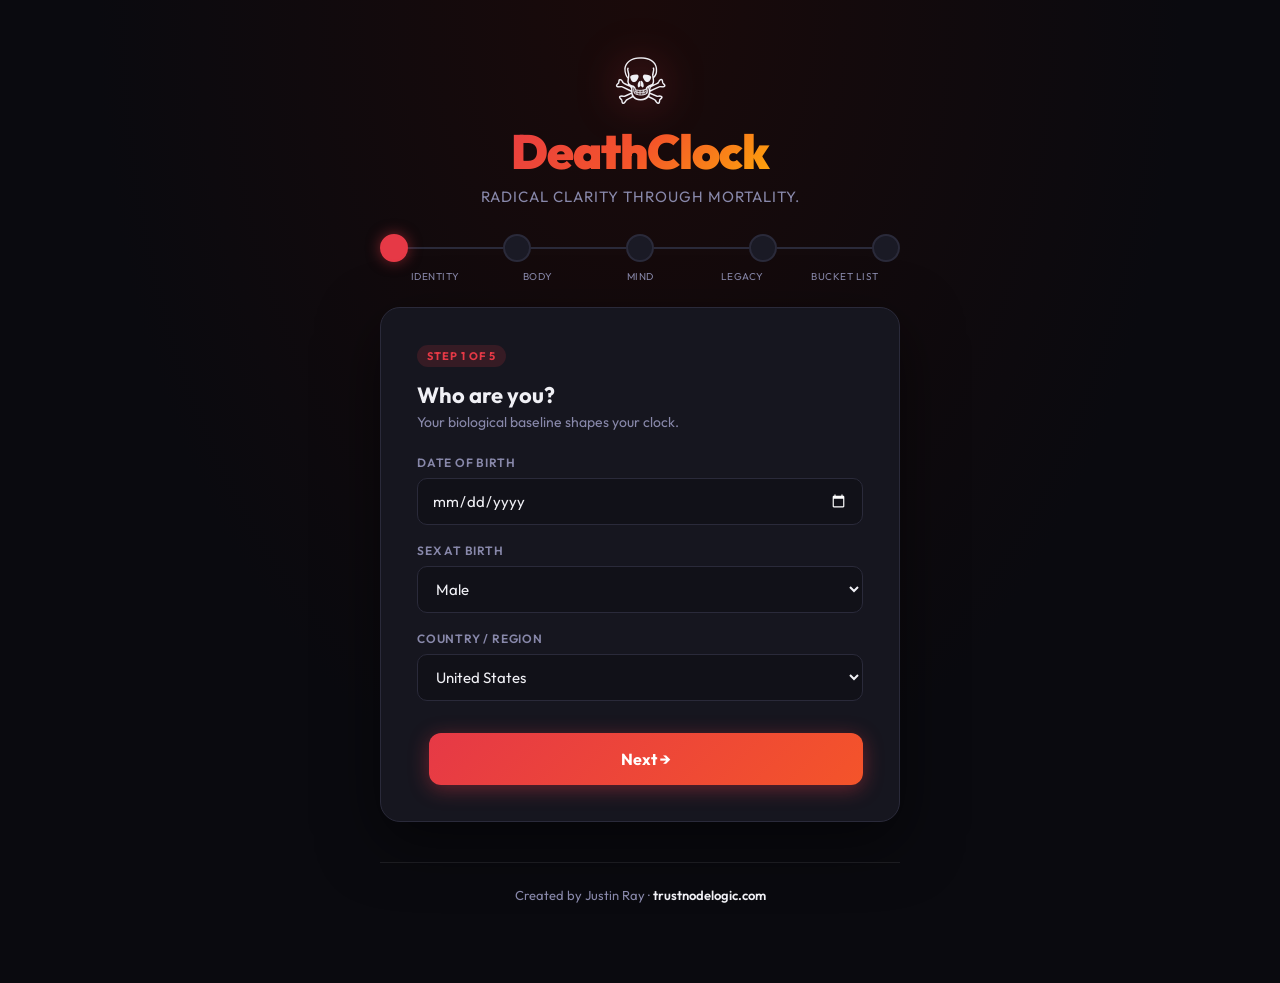
<file: index.html>
<!DOCTYPE html>
<html lang="en">
<head>
  <meta charset="UTF-8" />
  <meta name="viewport" content="width=device-width, initial-scale=1.0" />
  <title>DeathClock — Make Every Moment Count</title>
  <meta name="description" content="A radical mortality tool that calculates your estimated lifespan, tracks your bucket list, and forces existential clarity through honest self-reflection." />
  <meta name="keywords" content="DeathClock, Death Clock, Mortality Calculator, Lifespan Estimator, Memento Mori, Life Expectancy Calculator, Life in Weeks, 4000 Weeks Calendar, Habit Impact Simulator, Bucket List Tracker, Existential Productivity, Stoic Philosophy, Justin Ray, Trust Node Logic, Free Web App" />
  <meta name="author" content="Justin Ray" />
  <meta name="robots" content="index, follow, max-image-preview:large, max-snippet:-1, max-video-preview:-1" />
  <meta name="googlebot" content="index, follow, max-snippet:-1, max-image-preview:large, max-video-preview:-1" />
  <meta name="theme-color" content="#07070a" />
  <meta name="color-scheme" content="dark" />
  <meta name="application-name" content="DeathClock" />
  <meta name="apple-mobile-web-app-title" content="DeathClock" />
  <meta name="apple-mobile-web-app-capable" content="yes" />
  <meta name="apple-mobile-web-app-status-bar-style" content="black-translucent" />
  <link rel="canonical" href="https://trustnodelogic.com/deathclock/" />

  <!-- Icons / Favicons for SERP and Browsers -->
  <link rel="icon" type="image/svg+xml" href="favicon.svg" />
  <link rel="icon" type="image/png" sizes="48x48" href="favicon.png" />
  <link rel="apple-touch-icon" sizes="180x180" href="apple-touch-icon.png" />

  <!-- Open Graph / Facebook -->
  <meta property="og:type" content="website" />
  <meta property="og:title" content="DeathClock — Make Every Moment Count" />
  <meta property="og:description" content="A radical mortality tool that calculates your estimated lifespan, tracks your bucket list, and forces existential clarity through honest self-reflection." />
  <meta property="og:url" content="https://trustnodelogic.com/deathclock/" />
  <meta property="og:site_name" content="Trust Node Logic" />
  <meta property="og:locale" content="en_US" />
  <meta property="og:image" content="https://trustnodelogic.com/deathclock/social-card.png" />
  <meta property="og:image:secure_url" content="https://trustnodelogic.com/deathclock/social-card.png" />
  <meta property="og:image:type" content="image/png" />
  <meta property="og:image:width" content="1200" />
  <meta property="og:image:height" content="630" />
  <meta property="og:image:alt" content="DeathClock social card preview — A clock dial with a stylized vector skull in the center on a dark background, illustrating life countdown and mortality metrics." />

  <!-- Twitter Card -->
  <meta name="twitter:card" content="summary_large_image" />
  <meta name="twitter:title" content="DeathClock — Make Every Moment Count" />
  <meta name="twitter:description" content="A radical mortality tool that calculates your estimated lifespan, tracks your bucket list, and forces existential clarity through honest self-reflection." />
  <meta name="twitter:image" content="https://trustnodelogic.com/deathclock/social-card.png" />
  <meta name="twitter:image:alt" content="DeathClock social card preview — A clock dial with a stylized vector skull in the center on a dark background, illustrating life countdown and mortality metrics." />

  <!-- Structured Data / JSON-LD (Rich Results for WebApplication, Creator, Publisher, & Breadcrumbs) -->
  <script type="application/ld+json">
  {
    "@context": "https://schema.org",
    "@graph": [
      {
        "@type": ["WebApplication", "SoftwareApplication"],
        "@id": "https://trustnodelogic.com/deathclock/#webapp",
        "name": "DeathClock",
        "alternateName": [
          "Death Clock",
          "Memento Mori Life Calculator",
          "Actuarial Mortality Estimator"
        ],
        "url": "https://trustnodelogic.com/deathclock/",
        "image": "https://trustnodelogic.com/deathclock/social-card.png",
        "screenshot": "https://trustnodelogic.com/deathclock/social-card.png",
        "description": "A radical mortality tool and existential productivity app that calculates your estimated lifespan, visualizes your life in weeks, tracks bucket lists, and aligns daily habits with mortality.",
        "applicationCategory": "HealthApplication, ProductivityApplication, LifestyleApplication",
        "operatingSystem": "All",
        "browserRequirements": "Requires JavaScript. Requires HTML5.",
        "softwareVersion": "1.2.0",
        "isAccessibleForFree": true,
        "offers": {
          "@type": "Offer",
          "price": "0",
          "priceCurrency": "USD",
          "availability": "https://schema.org/InStock",
          "category": "Free Web Application"
        },
        "author": {
          "@type": "Person",
          "@id": "https://trustnodelogic.com/#justin-ray",
          "name": "Justin Ray",
          "url": "https://trustnodelogic.com",
          "jobTitle": "Creator & Software Engineer"
        },
        "creator": {
          "@type": "Person",
          "@id": "https://trustnodelogic.com/#justin-ray"
        },
        "publisher": {
          "@type": "Organization",
          "@id": "https://trustnodelogic.com/#organization",
          "name": "Trust Node Logic",
          "url": "https://trustnodelogic.com",
          "logo": {
            "@type": "ImageObject",
            "url": "https://trustnodelogic.com/deathclock/apple-touch-icon.png"
          }
        },
        "featureList": [
          "Multi-factor actuarial lifespan calculation engine based on demographic and lifestyle baselines",
          "Real-time countdown timer tracking remaining years, days, hours, minutes, and seconds",
          "Visual Life in Weeks calendar grid representing a human lifetime in 4,000 weeks",
          "Goal-aligned task scoring engine grading daily tasks as High, Mid, or Low existential alignment",
          "Categorized bucket list tracker across 8 lifetime domains with circular progress visualizer",
          "Interactive habit impact simulator dynamically shifting estimated death date in real time",
          "100% client-side privacy architecture with zero tracking, cookies, or remote data storage"
        ],
        "keywords": "DeathClock, Death Clock, Mortality Calculator, Lifespan Estimator, Memento Mori, Life in Weeks, 4000 Weeks, Actuarial Life Expectancy, Bucket List Tracker, Habit Impact Simulator, Existential Productivity, Justin Ray, Trust Node Logic, Free Web App"
      },
      {
        "@type": "WebSite",
        "@id": "https://trustnodelogic.com/#website",
        "url": "https://trustnodelogic.com",
        "name": "Trust Node Logic",
        "publisher": {
          "@id": "https://trustnodelogic.com/#organization"
        }
      },
      {
        "@type": "BreadcrumbList",
        "itemListElement": [
          {
            "@type": "ListItem",
            "position": 1,
            "name": "Trust Node Logic",
            "item": "https://trustnodelogic.com"
          },
          {
            "@type": "ListItem",
            "position": 2,
            "name": "DeathClock",
            "item": "https://trustnodelogic.com/deathclock/"
          }
        ]
      }
    ]
  }
  </script>

  <link rel="preconnect" href="https://fonts.googleapis.com" />
  <link href="https://fonts.googleapis.com/css2?family=Outfit:wght@300;400;600;700;900&family=JetBrains+Mono:wght@400;700&display=swap" rel="stylesheet" />
  <link rel="stylesheet" href="style.css?v=6" />
</head>
<body>

<!-- ONBOARDING -->
<div id="onboarding" class="screen active">
  <div class="onboard-wrap">
    <div class="logo-area">
      <span class="skull">☠</span>
      <h1>DeathClock</h1>
      <p class="tagline">Radical clarity through mortality.</p>
    </div>

    <!-- STEP INDICATOR -->
    <div class="step-indicator">
      <div class="step-track">
        <div class="step-dot active" id="dot-1"></div>
        <div class="step-line" id="line-1-2"></div>
        <div class="step-dot" id="dot-2"></div>
        <div class="step-line" id="line-2-3"></div>
        <div class="step-dot" id="dot-3"></div>
        <div class="step-line" id="line-3-4"></div>
        <div class="step-dot" id="dot-4"></div>
        <div class="step-line" id="line-4-5"></div>
        <div class="step-dot" id="dot-5"></div>
      </div>
      <div class="step-labels">
        <span>Identity</span>
        <span>Body</span>
        <span>Mind</span>
        <span>Legacy</span>
        <span>Bucket List</span>
      </div>
    </div>

    <!-- STEP 1: WHO ARE YOU -->
    <div class="card wizard-card active" id="step-1">
      <div class="step-badge">Step 1 of 5</div>
      <h2>Who are you?</h2>
      <p class="sub">Your biological baseline shapes your clock.</p>
      <div class="form-group">
        <label>Date of Birth</label>
        <input type="date" id="dob" />
      </div>
      <div class="form-group">
        <label>Sex at Birth</label>
        <select id="sex">
          <option value="male">Male</option>
          <option value="female">Female</option>
        </select>
      </div>
      <div class="form-group">
        <label>Country / Region</label>
        <select id="country">
          <option value="us">United States</option>
          <option value="uk">United Kingdom</option>
          <option value="canada">Canada</option>
          <option value="australia">Australia</option>
          <option value="japan">Japan</option>
          <option value="germany">Germany</option>
          <option value="france">France</option>
          <option value="brazil">Brazil</option>
          <option value="india">India</option>
          <option value="china">China</option>
          <option value="mexico">Mexico</option>
          <option value="other">Other / World Average</option>
        </select>
      </div>
      <div class="wizard-nav">
        <div></div>
        <button class="btn-primary btn-next" onclick="wizardNext(1)">Next →</button>
      </div>
    </div>

    <!-- STEP 2: YOUR BODY -->
    <div class="card wizard-card" id="step-2">
      <div class="step-badge">Step 2 of 5</div>
      <h2>Your body.</h2>
      <p class="sub">Be honest. No one is watching.</p>
      <div class="form-group">
        <label>Do you smoke?</label>
        <select id="smoke">
          <option value="0">Never / Quit 5+ years ago</option>
          <option value="1">Occasionally (social / vaping)</option>
          <option value="2">Daily (under 10 cigarettes)</option>
          <option value="3">Daily (10+ cigarettes)</option>
        </select>
      </div>
      <div class="form-group">
        <label>Alcohol consumption</label>
        <select id="alcohol">
          <option value="0">None / Rarely</option>
          <option value="1">Light (1–7 drinks/week)</option>
          <option value="2">Moderate (8–14 drinks/week)</option>
          <option value="3">Heavy (15+ drinks/week)</option>
        </select>
      </div>
      <div class="form-group">
        <label>Exercise frequency</label>
        <select id="exercise">
          <option value="3">Daily vigorous (cardio + weights)</option>
          <option value="2">4–5x/week</option>
          <option value="1">1–3x/week</option>
          <option value="0">Rarely / Sedentary</option>
        </select>
      </div>
      <div class="form-group">
        <label>Diet quality</label>
        <select id="diet">
          <option value="3">Excellent (whole foods, plant-rich, minimal processed)</option>
          <option value="2">Good (mostly healthy, some processed)</option>
          <option value="1">Mixed (convenience food regular)</option>
          <option value="0">Poor (fast food, high sugar, high sodium)</option>
        </select>
      </div>
      <div class="form-group">
        <label>Average sleep (hours/night)</label>
        <select id="sleep">
          <option value="2">7–9 hours (optimal)</option>
          <option value="1">6–7 hours</option>
          <option value="0">Under 6 hours (chronic)</option>
        </select>
      </div>
      <div class="form-group">
        <label>Body weight category</label>
        <select id="bmi">
          <option value="1">Healthy weight (BMI 18.5–24.9)</option>
          <option value="0">Underweight (BMI &lt; 18.5)</option>
          <option value="-1">Overweight (BMI 25–29.9)</option>
          <option value="-2">Obese (BMI 30–39.9)</option>
          <option value="-3">Severely obese (BMI 40+)</option>
        </select>
      </div>
      <div class="wizard-nav">
        <button class="btn-back" onclick="wizardBack(2)">← Back</button>
        <button class="btn-primary btn-next" onclick="wizardNext(2)">Next →</button>
      </div>
    </div>

    <!-- STEP 3: YOUR MIND -->
    <div class="card wizard-card" id="step-3">
      <div class="step-badge">Step 3 of 5</div>
      <h2>Your mind & environment.</h2>
      <p class="sub">Psychology shapes biology. Science backs this up.</p>
      <div class="form-group">
        <label>Chronic stress level</label>
        <select id="stress">
          <option value="2">Low — generally calm and in control</option>
          <option value="1">Moderate — stressed but managing</option>
          <option value="0">High — regularly overwhelmed</option>
        </select>
      </div>
      <div class="form-group">
        <label>Mental health</label>
        <select id="mentalhealth">
          <option value="2">Good — no significant issues</option>
          <option value="1">Mild — occasional anxiety or low mood</option>
          <option value="0">Struggling — chronic anxiety, depression, or PTSD</option>
        </select>
      </div>
      <div class="form-group">
        <label>Social connection strength</label>
        <select id="social">
          <option value="2">Strong — deep friendships &amp; community</option>
          <option value="1">Moderate — some close connections</option>
          <option value="0">Weak / Lonely — mostly isolated</option>
        </select>
      </div>
      <div class="form-group">
        <label>Job / daily life satisfaction</label>
        <select id="jobsat">
          <option value="2">High — meaningful work, energized</option>
          <option value="1">Moderate — tolerable but not thriving</option>
          <option value="0">Low — dreading most days</option>
        </select>
      </div>
      <div class="form-group">
        <label>Sense of purpose (Ikigai)</label>
        <select id="purpose">
          <option value="2">Clear — I know why I'm here</option>
          <option value="1">Emerging — still searching</option>
          <option value="0">Lost — unclear direction</option>
        </select>
      </div>
      <div class="wizard-nav">
        <button class="btn-back" onclick="wizardBack(3)">← Back</button>
        <button class="btn-primary btn-next" onclick="wizardNext(3)">Next →</button>
      </div>
    </div>

    <!-- STEP 4: YOUR LEGACY -->
    <div class="card wizard-card" id="step-4">
      <div class="step-badge">Step 4 of 5</div>
      <h2>Your legacy.</h2>
      <p class="sub">These answers shape how the clock speaks to you.</p>
      <div class="form-group">
        <label>Life philosophy</label>
        <select id="philosophy">
          <option value="stoic">Stoic — virtue and discipline over comfort</option>
          <option value="buddhist">Buddhist — impermanence, peace, non-attachment</option>
          <option value="existentialist">Existentialist — create your own meaning</option>
          <option value="faith">Faith-based — guided by spiritual belief</option>
          <option value="yolo">YOLO — live fully, no regrets</option>
          <option value="nihilist">Nihilist — nothing inherently matters, choose freely</option>
          <option value="humanist">Humanist — human flourishing, empathy, reason</option>
        </select>
      </div>
      <div class="form-group">
        <label>What do you want to be remembered for?</label>
        <textarea id="legacy-text" rows="2" placeholder="e.g. Being a great parent. Building something that outlasts me."></textarea>
      </div>
      <div class="form-group">
        <label>What would you most regret NOT doing?</label>
        <textarea id="regret-text" rows="2" placeholder="e.g. Never starting my own business. Not telling someone I loved them."></textarea>
      </div>
      <div class="form-group">
        <label>Who depends on you?</label>
        <select id="dependents">
          <option value="children">Children</option>
          <option value="partner">Partner / Spouse</option>
          <option value="parents">Aging parents</option>
          <option value="multiple">Multiple people</option>
          <option value="nobody">Nobody right now</option>
        </select>
      </div>
      <div class="wizard-nav">
        <button class="btn-back" onclick="wizardBack(4)">← Back</button>
        <button class="btn-primary btn-next" onclick="wizardNext(4)">Next →</button>
      </div>
    </div>

    <!-- STEP 5: BUCKET LIST -->
    <div class="card wizard-card" id="step-5">
      <div class="step-badge">Step 5 of 5</div>
      <h2>Your bucket list.</h2>
      <p class="sub">What absolutely must happen before you die?</p>
      <div class="bucket-input-row">
        <select id="bucket-cat-input">
          <option value="adventure">🏔 Adventure</option>
          <option value="relationships">❤️ Relationships</option>
          <option value="career">🚀 Career</option>
          <option value="creative">🎨 Creative</option>
          <option value="health">💪 Health</option>
          <option value="spiritual">🌿 Spiritual</option>
          <option value="travel">✈️ Travel</option>
          <option value="learning">📚 Learning</option>
        </select>
        <input type="text" id="bucket-input-onboard" placeholder="e.g. Hike the Appalachian Trail…" />
        <button class="btn-add" onclick="addBucketOnboard()">+ Add</button>
      </div>
      <div id="bucket-list-onboard" class="bucket-list-onboard"></div>
      <p class="bucket-hint">Add at least 1 item. You can add more later.</p>
      <div class="wizard-nav">
        <button class="btn-back" onclick="wizardBack(5)">← Back</button>
        <button class="btn-primary btn-launch" onclick="startClock()">Start My Clock ☠</button>
      </div>
    </div>

    <!-- ONBOARDING FOOTER -->
    <footer class="app-footer">
      <div class="footer-content">
        <p>Created by Justin Ray · <a href="https://trustnodelogic.com" target="_blank" rel="noopener noreferrer" class="footer-link">trustnodelogic.com</a></p>
      </div>
    </footer>

  </div>
</div>

<!-- MAIN APP -->
<div id="app" class="screen">
  <!-- NAV -->
  <nav class="navbar">
    <div class="nav-logo"><span class="skull-sm">☠</span> DeathClock</div>
    <div class="nav-links">
      <button class="nav-btn active" onclick="showTab('dashboard')" id="tab-dashboard">Dashboard</button>
      <button class="nav-btn" onclick="showTab('calendar')" id="tab-calendar">Life Calendar</button>
      <button class="nav-btn" onclick="showTab('goals-tab')" id="tab-goals-tab">Goals</button>
      <button class="nav-btn" onclick="showTab('bucket-tab')" id="tab-bucket-tab">Bucket List</button>
      <button class="nav-btn" onclick="showTab('habits')" id="tab-habits">Habits</button>
    </div>
    <button class="btn-reset" onclick="resetApp()">↺ Reset</button>
  </nav>

  <!-- DASHBOARD -->
  <div id="dashboard" class="tab-content active">
    <div class="hero-section">
      <div class="hero-text">
        <p class="hero-label">YOU HAVE APPROXIMATELY</p>
        <div class="countdown-grid">
          <div class="count-box"><span id="cd-years" class="count-num">--</span><span class="count-label">years</span></div>
          <div class="count-sep">:</div>
          <div class="count-box"><span id="cd-days" class="count-num">--</span><span class="count-label">days</span></div>
          <div class="count-sep">:</div>
          <div class="count-box"><span id="cd-hours" class="count-num">--</span><span class="count-label">hours</span></div>
          <div class="count-sep">:</div>
          <div class="count-box"><span id="cd-mins" class="count-num">--</span><span class="count-label">mins</span></div>
          <div class="count-sep">:</div>
          <div class="count-box"><span id="cd-secs" class="count-num red-pulse">--</span><span class="count-label">secs</span></div>
        </div>
        <p class="hero-sublabel">left to live.</p>
      </div>
      <div class="hero-stats">
        <div class="stat-card">
          <span class="stat-label">Est. Death Date</span>
          <span class="stat-val" id="death-date">—</span>
        </div>
        <div class="stat-card">
          <span class="stat-label">Life Lived</span>
          <span class="stat-val" id="life-pct">—</span>
        </div>
        <div class="stat-card">
          <span class="stat-label">Est. Lifespan</span>
          <span class="stat-val" id="lifespan-val">—</span>
        </div>
        <div class="stat-card">
          <span class="stat-label">Today is</span>
          <span class="stat-val" id="today-pct">—</span>
        </div>
      </div>
    </div>

    <!-- PHILOSOPHY CARD -->
    <div class="section philosophy-section">
      <div class="philosophy-card" id="philosophy-card">
        <div class="phi-icon" id="phi-icon">📿</div>
        <div class="phi-body">
          <div class="phi-label" id="phi-label">Your Philosophy</div>
          <blockquote class="phi-quote" id="phi-quote">"…"</blockquote>
          <div class="phi-author" id="phi-author">—</div>
        </div>
      </div>
    </div>

    <!-- URGENCY SECTION -->
    <div class="section">
      <h2 class="section-title">⚡ Today's Urgency</h2>
      <div class="urgency-bar-wrap">
        <div class="urgency-bar"><div class="urgency-fill" id="urgency-fill"></div></div>
        <span class="urgency-label" id="urgency-text">Life lived today</span>
      </div>
      <p class="urgency-msg" id="urgency-msg"></p>
    </div>

    <!-- REGRET RADAR -->
    <div class="section" id="regret-section" style="display:none">
      <h2 class="section-title">💭 What You'd Regret</h2>
      <div class="regret-card" id="regret-card"></div>
    </div>

    <!-- QUICK GOAL ADD -->
    <div class="section">
      <h2 class="section-title">🏆 Add a Life Goal</h2>
      <div class="task-input-row">
        <input type="text" id="dash-goal-input" placeholder="e.g. Write a novel, Travel to Japan..." />
        <button class="btn-add" onclick="addGoalFromDashboard()">+ Save to Goals</button>
      </div>
    </div>

    <!-- QUICK TASK -->
    <div class="section">
      <h2 class="section-title">🎯 Goal Alignment — Today's Tasks</h2>
      <div class="task-input-row">
        <input type="text" id="task-input" placeholder="Add a task..." />
        <button class="btn-add" onclick="addTask()">+ Add</button>
      </div>
      <div id="task-list"></div>
    </div>
  </div>

  <!-- LIFE CALENDAR -->
  <div id="calendar" class="tab-content">
    <div class="section">
      <h2 class="section-title">📅 Your Life in Weeks</h2>
      <p class="section-sub">Each square = 1 week of your life. <span class="leg-lived">■</span> Lived &nbsp; <span class="leg-left">■</span> Remaining</p>
      <div id="week-grid" class="week-grid"></div>
    </div>
  </div>

  <!-- GOALS -->
  <div id="goals-tab" class="tab-content">
    <div class="section">
      <h2 class="section-title">🏆 Your Life Goals</h2>
      <p class="section-sub">Use ▲▼ to prioritize. Goals are used to score your daily tasks.</p>
      <div class="task-input-row" style="margin-bottom:24px;">
        <input type="text" id="goal-input" placeholder="Add a new life goal (e.g. Build a business)..." />
        <button class="btn-add" onclick="addGoal()">+ Add</button>
      </div>
      <div id="goals-list" class="goals-list"></div>
    </div>
  </div>

  <!-- BUCKET LIST TAB -->
  <div id="bucket-tab" class="tab-content">
    <div class="section">
      <h2 class="section-title">🪣 Your Bucket List</h2>
      <p class="section-sub">The things that must happen before your clock runs out.</p>

      <!-- Bucket progress ring -->
      <div class="bucket-progress-wrap">
        <svg class="bucket-ring" viewBox="0 0 120 120" xmlns="http://www.w3.org/2000/svg">
          <circle class="ring-bg" cx="60" cy="60" r="50"/>
          <circle class="ring-fill" id="bucket-ring-fill" cx="60" cy="60" r="50" stroke-dasharray="314" stroke-dashoffset="314"/>
        </svg>
        <div class="bucket-ring-text">
          <span id="bucket-done-count">0</span>
          <span class="bucket-ring-denom" id="bucket-ring-denom">/ 0</span>
          <span class="bucket-ring-label">done</span>
        </div>
      </div>
      <p class="bucket-motivation" id="bucket-motivation"></p>

      <!-- Add new bucket item -->
      <div class="bucket-input-row" style="margin-bottom:24px;">
        <select id="bucket-cat-tab">
          <option value="adventure">🏔 Adventure</option>
          <option value="relationships">❤️ Relationships</option>
          <option value="career">🚀 Career</option>
          <option value="creative">🎨 Creative</option>
          <option value="health">💪 Health</option>
          <option value="spiritual">🌿 Spiritual</option>
          <option value="travel">✈️ Travel</option>
          <option value="learning">📚 Learning</option>
        </select>
        <input type="text" id="bucket-input-tab" placeholder="Add a bucket list item…" />
        <button class="btn-add" onclick="addBucketFromTab()">+ Add</button>
      </div>

      <div id="bucket-list-tab" class="bucket-grid"></div>
    </div>
  </div>

  <!-- HABITS -->
  <div id="habits" class="tab-content">
    <div class="section">
      <h2 class="section-title">⚗️ Habit Impact on Your Life</h2>
      <p class="section-sub">See how your daily choices add or steal days from your clock.</p>
      <div class="habits-grid" id="habits-grid"></div>
    </div>
  </div>

  <!-- APP FOOTER -->
  <footer class="app-footer">
    <div class="footer-content">
      <p>Created by Justin Ray · <a href="https://trustnodelogic.com" target="_blank" rel="noopener noreferrer" class="footer-link">trustnodelogic.com</a></p>
      <p class="footer-sub">Radical clarity through mortality.</p>
    </div>
  </footer>
</div>

<script src="app.js?v=6"></script>
</body>
</html>
</file>
<file: style.css>
:root {
  --bg: #0a0a0f;
  --bg2: #111118;
  --bg3: #1a1a25;
  --card: #16161f;
  --border: #2a2a3a;
  --red: #e63946;
  --orange: #f4542a;
  --gold: #ffb703;
  --text: #f0f0f5;
  --muted: #8888aa;
  --green: #2fcc74;
  --blue: #4ecdc4;
  --font: 'Outfit', sans-serif;
  --mono: 'JetBrains Mono', monospace;
}

* { margin: 0; padding: 0; box-sizing: border-box; }

body {
  background: var(--bg);
  color: var(--text);
  font-family: var(--font);
  min-height: 100vh;
  overflow-x: hidden;
}

/* ── SCREENS ─────────────────────────────────────────────────────────────── */
.screen { display: none; }
.screen.active { display: block; }

/* ── ONBOARDING ──────────────────────────────────────────────────────────── */
.onboard-wrap {
  min-height: 100vh;
  display: flex;
  flex-direction: column;
  align-items: center;
  justify-content: flex-start;
  padding: 40px 20px 80px;
  background: radial-gradient(ellipse at top, #1a0a0a 0%, var(--bg) 60%);
}

.logo-area {
  text-align: center;
  margin-bottom: 28px;
}

.skull {
  font-size: 64px;
  display: block;
  animation: pulse 2s infinite;
  filter: drop-shadow(0 0 20px rgba(230,57,70,0.6));
}

@keyframes pulse {
  0%, 100% { transform: scale(1); }
  50% { transform: scale(1.08); }
}

.logo-area h1 {
  font-size: 48px;
  font-weight: 900;
  letter-spacing: -1px;
  background: linear-gradient(135deg, #e63946, #f4542a, #ffb703);
  -webkit-background-clip: text;
  -webkit-text-fill-color: transparent;
  background-clip: text;
}

.tagline {
  color: var(--muted);
  font-size: 15px;
  margin-top: 6px;
  letter-spacing: 1px;
  text-transform: uppercase;
}

/* ── STEP INDICATOR ──────────────────────────────────────────────────────── */
.step-indicator {
  width: 100%;
  max-width: 520px;
  margin-bottom: 24px;
}

.step-track {
  display: flex;
  align-items: center;
  justify-content: center;
  gap: 0;
}

.step-dot {
  width: 28px;
  height: 28px;
  border-radius: 50%;
  background: var(--bg3);
  border: 2px solid var(--border);
  transition: all 0.3s;
  position: relative;
  flex-shrink: 0;
}

.step-dot.active {
  background: var(--red);
  border-color: var(--red);
  box-shadow: 0 0 14px rgba(230,57,70,0.5);
}

.step-dot.done {
  background: var(--green);
  border-color: var(--green);
}

.step-dot.done::after {
  content: '✓';
  position: absolute;
  inset: 0;
  display: flex;
  align-items: center;
  justify-content: center;
  font-size: 12px;
  color: white;
  font-weight: 700;
}

.step-line {
  flex: 1;
  height: 2px;
  background: var(--border);
  transition: background 0.3s;
}

.step-line.done {
  background: var(--green);
}

.step-labels {
  display: flex;
  justify-content: space-between;
  margin-top: 8px;
  padding: 0 4px;
}

.step-labels span {
  font-size: 10px;
  color: var(--muted);
  text-transform: uppercase;
  letter-spacing: 0.5px;
  text-align: center;
  flex: 1;
}

/* ── WIZARD CARD ─────────────────────────────────────────────────────────── */
.wizard-card {
  display: none;
  background: var(--card);
  border: 1px solid var(--border);
  border-radius: 20px;
  padding: 36px;
  width: 100%;
  max-width: 520px;
  box-shadow: 0 20px 60px rgba(0,0,0,0.5);
  animation: none;
}

.wizard-card.active {
  display: block;
  animation: slideIn 0.35s cubic-bezier(0.22, 1, 0.36, 1);
}

.wizard-card.entering {
  animation: slideIn 0.35s cubic-bezier(0.22, 1, 0.36, 1);
}

.wizard-card.exit {
  animation: slideOut 0.3s ease forwards;
  pointer-events: none;
}

@keyframes slideIn {
  from { opacity: 0; transform: translateY(20px) scale(0.98); }
  to   { opacity: 1; transform: translateY(0)    scale(1); }
}

@keyframes slideOut {
  from { opacity: 1; transform: translateY(0); }
  to   { opacity: 0; transform: translateY(-10px); }
}

.step-badge {
  display: inline-block;
  background: rgba(230,57,70,0.15);
  color: var(--red);
  font-size: 11px;
  font-weight: 700;
  letter-spacing: 1px;
  text-transform: uppercase;
  padding: 4px 10px;
  border-radius: 20px;
  margin-bottom: 14px;
}

.card h2 { font-size: 22px; font-weight: 700; margin-bottom: 4px; }
.wizard-card h2 { font-size: 22px; font-weight: 700; margin-bottom: 4px; }
.sub { color: var(--muted); font-size: 14px; margin-bottom: 24px; }

.wizard-nav {
  display: flex;
  justify-content: space-between;
  align-items: center;
  margin-top: 24px;
  gap: 12px;
}

.btn-back {
  background: transparent;
  border: 1px solid var(--border);
  color: var(--muted);
  font-family: var(--font);
  font-size: 14px;
  font-weight: 600;
  padding: 12px 20px;
  border-radius: 12px;
  cursor: pointer;
  transition: all 0.2s;
}
.btn-back:hover { border-color: var(--text); color: var(--text); }

.btn-next, .btn-launch {
  flex: 1;
}

/* ── FORM ELEMENTS ───────────────────────────────────────────────────────── */
.form-group { margin-bottom: 18px; }
.form-group label {
  display: block;
  font-size: 12px;
  font-weight: 600;
  color: var(--muted);
  text-transform: uppercase;
  letter-spacing: 0.8px;
  margin-bottom: 8px;
}

.form-group input,
.form-group select,
.form-group textarea {
  width: 100%;
  background: var(--bg2);
  border: 1px solid var(--border);
  border-radius: 10px;
  color: var(--text);
  font-family: var(--font);
  font-size: 15px;
  padding: 12px 14px;
  outline: none;
  transition: border-color 0.2s;
}

.form-group input:focus,
.form-group select:focus,
.form-group textarea:focus {
  border-color: var(--red);
}

.form-group select option { background: var(--bg2); }
.form-group textarea { resize: vertical; }

.btn-primary {
  width: 100%;
  background: linear-gradient(135deg, var(--red), var(--orange));
  color: white;
  border: none;
  border-radius: 12px;
  font-family: var(--font);
  font-size: 16px;
  font-weight: 700;
  padding: 16px;
  cursor: pointer;
  margin-top: 8px;
  transition: transform 0.15s, box-shadow 0.15s;
  box-shadow: 0 4px 20px rgba(230,57,70,0.4);
}
.btn-primary:hover { transform: translateY(-2px); box-shadow: 0 8px 30px rgba(230,57,70,0.5); }

/* ── BUCKET INPUT (ONBOARDING) ───────────────────────────────────────────── */
.bucket-input-row {
  display: flex;
  gap: 8px;
  margin-bottom: 12px;
  flex-wrap: wrap;
}

.bucket-input-row select {
  background: var(--bg2);
  border: 1px solid var(--border);
  border-radius: 10px;
  color: var(--text);
  font-family: var(--font);
  font-size: 14px;
  padding: 10px 12px;
  outline: none;
  flex-shrink: 0;
}

.bucket-input-row input {
  flex: 1;
  background: var(--bg2);
  border: 1px solid var(--border);
  border-radius: 10px;
  color: var(--text);
  font-family: var(--font);
  font-size: 14px;
  padding: 10px 12px;
  outline: none;
  min-width: 160px;
  transition: border-color 0.2s;
}
.bucket-input-row input:focus { border-color: var(--red); }

.bucket-list-onboard {
  margin-bottom: 12px;
  display: flex;
  flex-direction: column;
  gap: 8px;
}

.bucket-onboard-item {
  display: flex;
  align-items: center;
  gap: 10px;
  background: var(--bg3);
  border: 1px solid var(--border);
  border-radius: 10px;
  padding: 10px 14px;
}

.bucket-cat-icon { font-size: 18px; flex-shrink: 0; }

.bucket-onboard-text {
  flex: 1;
  font-size: 14px;
}

.bucket-hint {
  font-size: 12px;
  color: var(--muted);
  margin-bottom: 8px;
}

/* ── NAVBAR ──────────────────────────────────────────────────────────────── */
.navbar {
  display: flex;
  align-items: center;
  gap: 8px;
  padding: 16px 28px;
  background: rgba(10,10,15,0.95);
  border-bottom: 1px solid var(--border);
  backdrop-filter: blur(12px);
  position: sticky;
  top: 0;
  z-index: 100;
  flex-wrap: wrap;
}

.nav-logo {
  font-size: 18px;
  font-weight: 900;
  background: linear-gradient(135deg, var(--red), var(--orange));
  -webkit-background-clip: text;
  -webkit-text-fill-color: transparent;
  background-clip: text;
  margin-right: 12px;
}

.skull-sm { font-size: 18px; }
.nav-links { display: flex; gap: 4px; flex: 1; flex-wrap: wrap; }

.nav-btn {
  background: transparent;
  border: none;
  color: var(--muted);
  font-family: var(--font);
  font-size: 14px;
  font-weight: 600;
  padding: 8px 16px;
  border-radius: 8px;
  cursor: pointer;
  transition: all 0.2s;
}
.nav-btn:hover { color: var(--text); background: var(--bg3); }
.nav-btn.active { color: var(--text); background: var(--bg3); border-bottom: 2px solid var(--red); }

.btn-reset {
  background: transparent;
  border: 1px solid var(--border);
  color: var(--muted);
  font-family: var(--font);
  font-size: 13px;
  padding: 6px 12px;
  border-radius: 8px;
  cursor: pointer;
  transition: all 0.2s;
}
.btn-reset:hover { border-color: var(--red); color: var(--red); }

/* ── TABS ────────────────────────────────────────────────────────────────── */
.tab-content { display: none; }
.tab-content.active { display: block; }

/* ── HERO ────────────────────────────────────────────────────────────────── */
.hero-section {
  padding: 48px 40px 32px;
  background: radial-gradient(ellipse at top center, #1a0508 0%, var(--bg) 60%);
  border-bottom: 1px solid var(--border);
  display: flex;
  flex-direction: column;
  align-items: center;
  text-align: center;
  gap: 32px;
}

.hero-label {
  font-size: 11px;
  letter-spacing: 3px;
  color: var(--muted);
  text-transform: uppercase;
  margin-bottom: 16px;
}

.countdown-grid {
  display: flex;
  align-items: center;
  gap: 8px;
  flex-wrap: wrap;
  justify-content: center;
}

.count-box {
  display: flex;
  flex-direction: column;
  align-items: center;
  background: var(--card);
  border: 1px solid var(--border);
  border-radius: 14px;
  padding: 16px 20px;
  min-width: 90px;
}

.count-num {
  font-family: var(--mono);
  font-size: 36px;
  font-weight: 700;
  color: var(--text);
  line-height: 1;
}

.count-num.red-pulse {
  color: var(--red);
  animation: redpulse 1s infinite;
}

@keyframes redpulse {
  0%, 100% { opacity: 1; }
  50% { opacity: 0.5; }
}

.count-label {
  font-size: 10px;
  color: var(--muted);
  text-transform: uppercase;
  letter-spacing: 1px;
  margin-top: 4px;
}

.count-sep {
  font-size: 32px;
  color: var(--border);
  font-weight: 300;
  align-self: flex-start;
  margin-top: 12px;
}

.hero-sublabel {
  font-size: 20px;
  color: var(--muted);
  margin-top: 12px;
}

.hero-stats {
  display: grid;
  grid-template-columns: repeat(2, 1fr);
  gap: 12px;
  width: 100%;
  max-width: 500px;
}

.stat-card {
  background: var(--card);
  border: 1px solid var(--border);
  border-radius: 12px;
  padding: 16px;
  display: flex;
  flex-direction: column;
  gap: 4px;
}

.stat-label { font-size: 11px; color: var(--muted); text-transform: uppercase; letter-spacing: 1px; }
.stat-val { font-size: 16px; font-weight: 700; color: var(--text); font-family: var(--mono); }

/* ── PHILOSOPHY CARD ─────────────────────────────────────────────────────── */
.philosophy-section {
  background: linear-gradient(135deg, rgba(22,22,31,0.8), rgba(10,10,15,0.9));
}

.philosophy-card {
  display: flex;
  gap: 20px;
  align-items: flex-start;
  background: var(--card);
  border: 1px solid var(--border);
  border-left: 4px solid var(--phi-color, var(--red));
  border-radius: 16px;
  padding: 24px 28px;
  transition: border-color 0.3s;
}

.phi-icon {
  font-size: 36px;
  flex-shrink: 0;
  line-height: 1;
  margin-top: 2px;
}

.phi-body {
  flex: 1;
}

.phi-label {
  font-size: 11px;
  font-weight: 700;
  text-transform: uppercase;
  letter-spacing: 1.5px;
  color: var(--phi-color, var(--red));
  margin-bottom: 10px;
}

.phi-quote {
  font-size: 17px;
  font-style: italic;
  color: var(--text);
  line-height: 1.6;
  margin-bottom: 10px;
  border: none;
  padding: 0;
}

.phi-author {
  font-size: 13px;
  color: var(--muted);
  font-weight: 600;
}

/* ── REGRET CARD ─────────────────────────────────────────────────────────── */
.regret-card {
  background: var(--bg3);
  border: 1px solid var(--border);
  border-left: 4px solid var(--gold);
  border-radius: 12px;
  padding: 20px 24px;
  font-size: 15px;
  font-style: italic;
  color: var(--text);
  line-height: 1.6;
  margin-top: 8px;
}

/* ── SECTIONS ────────────────────────────────────────────────────────────── */
.section {
  padding: 32px 40px;
  border-bottom: 1px solid var(--border);
}

.section-title {
  font-size: 18px;
  font-weight: 700;
  margin-bottom: 6px;
}

.section-sub {
  font-size: 13px;
  color: var(--muted);
  margin-bottom: 20px;
}

/* ── URGENCY BAR ─────────────────────────────────────────────────────────── */
.urgency-bar-wrap { margin: 16px 0 12px; }
.urgency-bar {
  background: var(--bg3);
  border-radius: 100px;
  height: 10px;
  overflow: hidden;
  margin-bottom: 6px;
}
.urgency-fill {
  height: 100%;
  background: linear-gradient(90deg, var(--red), var(--orange));
  border-radius: 100px;
  transition: width 1s;
}
.urgency-label { font-size: 12px; color: var(--muted); }
.urgency-msg {
  font-size: 15px;
  color: var(--text);
  background: var(--bg3);
  border-left: 3px solid var(--red);
  padding: 12px 16px;
  border-radius: 0 8px 8px 0;
  margin-top: 12px;
  font-style: italic;
  line-height: 1.5;
}

/* ── TASK INPUT ──────────────────────────────────────────────────────────── */
.task-input-row {
  display: flex;
  gap: 10px;
  margin-bottom: 16px;
}

.task-input-row input {
  flex: 1;
  background: var(--bg3);
  border: 1px solid var(--border);
  border-radius: 10px;
  color: var(--text);
  font-family: var(--font);
  font-size: 15px;
  padding: 12px 14px;
  outline: none;
  transition: border-color 0.2s;
}
.task-input-row input:focus { border-color: var(--red); }

.btn-add {
  background: linear-gradient(135deg, var(--red), var(--orange));
  border: none;
  color: white;
  font-family: var(--font);
  font-size: 14px;
  font-weight: 700;
  padding: 12px 20px;
  border-radius: 10px;
  cursor: pointer;
  white-space: nowrap;
  transition: transform 0.15s;
}
.btn-add:hover { transform: translateY(-1px); }

/* ── TASK LIST ───────────────────────────────────────────────────────────── */
.task-item {
  display: flex;
  align-items: center;
  gap: 12px;
  background: var(--card);
  border: 1px solid var(--border);
  border-radius: 10px;
  padding: 14px 16px;
  margin-bottom: 8px;
  transition: border-color 0.2s;
}
.task-item:hover { border-color: rgba(230,57,70,0.3); }

.task-check {
  width: 20px; height: 20px;
  border-radius: 6px;
  border: 2px solid var(--border);
  background: transparent;
  cursor: pointer;
  flex-shrink: 0;
  transition: all 0.15s;
  display: flex; align-items: center; justify-content: center;
  font-size: 12px;
}
.task-check.done { background: var(--green); border-color: var(--green); color: white; }

.task-text { flex: 1; font-size: 15px; }
.task-text.done { text-decoration: line-through; color: var(--muted); }

.task-score {
  font-size: 12px;
  font-weight: 700;
  padding: 4px 10px;
  border-radius: 20px;
  font-family: var(--mono);
}
.score-high { background: rgba(47,204,116,0.15); color: var(--green); }
.score-mid  { background: rgba(255,183,3,0.15);  color: var(--gold); }
.score-low  { background: rgba(230,57,70,0.15);  color: var(--red); }

.task-del {
  background: transparent;
  border: none;
  color: var(--muted);
  cursor: pointer;
  font-size: 16px;
  transition: color 0.2s;
}
.task-del:hover { color: var(--red); }

/* ── WEEK GRID ───────────────────────────────────────────────────────────── */
.week-grid {
  display: flex;
  flex-wrap: wrap;
  gap: 3px;
  margin-top: 8px;
}

.week-cell {
  width: 10px; height: 10px;
  border-radius: 2px;
  transition: transform 0.1s;
}
.week-cell:hover { transform: scale(1.5); }
.week-cell.lived { background: var(--red); }
.week-cell.left  { background: var(--bg3); border: 1px solid var(--border); }
.week-cell.now   { background: var(--gold); box-shadow: 0 0 6px var(--gold); }

.leg-lived { color: var(--red); }
.leg-left  { color: var(--muted); }

/* ── GOALS ───────────────────────────────────────────────────────────────── */
.goals-list { margin-bottom: 20px; }
.goal-item {
  display: flex;
  align-items: center;
  gap: 12px;
  background: var(--card);
  border: 1px solid var(--border);
  border-radius: 12px;
  padding: 16px 18px;
  margin-bottom: 10px;
}
.goal-emoji { font-size: 24px; }
.goal-text  { flex: 1; font-size: 15px; font-weight: 600; }
.goal-rank  { font-family: var(--mono); font-size: 12px; font-weight: 700; color: var(--red); min-width: 24px; }

.goal-priority-btns { display: flex; flex-direction: column; gap: 2px; margin-left: auto; }

.priority-btn {
  background: transparent;
  border: 1px solid var(--border);
  color: var(--muted);
  border-radius: 4px;
  font-size: 9px;
  width: 22px; height: 18px;
  cursor: pointer;
  transition: all 0.15s;
  line-height: 1;
}
.priority-btn:hover:not(:disabled) { border-color: var(--red); color: var(--red); }
.priority-btn:disabled { opacity: 0.25; cursor: default; }

.goal-del {
  background: transparent; border: none; color: var(--muted);
  cursor: pointer; font-size: 16px; transition: color 0.2s; margin-left: 8px;
}
.goal-del:hover { color: var(--red); }

/* ── PRIORITY BADGE ──────────────────────────────────────────────────────── */
.priority-badge {
  border: none; border-radius: 20px; font-size: 12px; font-weight: 700;
  padding: 5px 12px; cursor: pointer; transition: all 0.15s; white-space: nowrap;
}
.pri-badge-high { background: rgba(47,204,116,0.2); color: #2fcc74; }
.pri-badge-high:hover { background: rgba(47,204,116,0.35); }
.pri-badge-med  { background: rgba(255,183,3,0.2);  color: #ffb703; }
.pri-badge-med:hover  { background: rgba(255,183,3,0.35); }
.pri-badge-low  { background: rgba(230,57,70,0.2);  color: #e63946; }
.pri-badge-low:hover  { background: rgba(230,57,70,0.35); }

/* ── PRIORITY DROPDOWN ───────────────────────────────────────────────────── */
.priority-dropdown {
  position: absolute; top: calc(100% + 6px); right: 0;
  background: var(--bg3); border: 1px solid var(--border);
  border-radius: 12px; padding: 6px; z-index: 200;
  display: flex; flex-direction: column; gap: 4px;
  box-shadow: 0 8px 24px rgba(0,0,0,0.5); min-width: 130px;
}
.pri-option {
  border: 1px solid transparent; border-radius: 8px;
  font-family: var(--font); font-size: 13px; font-weight: 700;
  padding: 8px 14px; cursor: pointer; text-align: left;
  transition: all 0.15s; background: transparent;
}
.pri-option.pri-high { color: #2fcc74; }
.pri-option.pri-high:hover, .pri-option.pri-high.selected { background: rgba(47,204,116,0.2); border-color: rgba(47,204,116,0.4); }
.pri-option.pri-med  { color: #ffb703; }
.pri-option.pri-med:hover, .pri-option.pri-med.selected  { background: rgba(255,183,3,0.2); border-color: rgba(255,183,3,0.4); }
.pri-option.pri-low  { color: #e63946; }
.pri-option.pri-low:hover, .pri-option.pri-low.selected  { background: rgba(230,57,70,0.2); border-color: rgba(230,57,70,0.4); }

/* Goals tab flash */
@keyframes navFlash {
  0%   { background: rgba(47,204,116,0.3); color: #2fcc74; }
  100% { background: var(--bg3); color: var(--text); }
}
.nav-btn.flash { animation: navFlash 0.7s ease-out forwards; }

/* ── BUCKET LIST TAB ─────────────────────────────────────────────────────── */
.bucket-progress-wrap {
  display: flex;
  flex-direction: column;
  align-items: center;
  margin-bottom: 12px;
  position: relative;
}

.bucket-ring {
  width: 120px;
  height: 120px;
  transform: rotate(-90deg);
}

.ring-bg {
  fill: none;
  stroke: var(--bg3);
  stroke-width: 10;
}

.ring-fill {
  fill: none;
  stroke: var(--green);
  stroke-width: 10;
  stroke-linecap: round;
  transition: stroke-dashoffset 0.6s cubic-bezier(0.4, 0, 0.2, 1);
}

.bucket-ring-text {
  position: absolute;
  top: 50%;
  left: 50%;
  transform: translate(-50%, -50%);
  text-align: center;
  display: flex;
  flex-direction: column;
  align-items: center;
  line-height: 1.2;
}

.bucket-ring-text span:first-child {
  font-family: var(--mono);
  font-size: 28px;
  font-weight: 700;
  color: var(--green);
  line-height: 1;
}

.bucket-ring-denom {
  font-family: var(--mono);
  font-size: 14px !important;
  color: var(--muted) !important;
}

.bucket-ring-label {
  font-size: 10px !important;
  color: var(--muted) !important;
  text-transform: uppercase;
  letter-spacing: 1px;
}

.bucket-motivation {
  font-size: 14px;
  color: var(--muted);
  font-style: italic;
  text-align: center;
  margin-bottom: 24px;
  margin-top: 4px;
}

.bucket-grid {
  display: grid;
  grid-template-columns: repeat(auto-fill, minmax(240px, 1fr));
  gap: 16px;
  margin-top: 8px;
}

.bucket-card {
  background: var(--card);
  border: 1px solid var(--border);
  border-radius: 16px;
  padding: 20px;
  display: flex;
  flex-direction: column;
  gap: 12px;
  transition: border-color 0.2s, transform 0.2s;
}
.bucket-card:hover { border-color: rgba(230,57,70,0.35); transform: translateY(-2px); }
.bucket-card.done  { border-color: rgba(47,204,116,0.4); opacity: 0.75; }

.bucket-card-top {
  display: flex;
  align-items: center;
  gap: 8px;
}

.bucket-cat-icon-lg { font-size: 24px; }

.bucket-cat-name {
  flex: 1;
  font-size: 11px;
  text-transform: uppercase;
  letter-spacing: 1px;
  color: var(--muted);
  font-weight: 600;
}

.bucket-card-text {
  font-size: 15px;
  font-weight: 600;
  line-height: 1.4;
  color: var(--text);
}
.done-text { text-decoration: line-through; color: var(--muted); }

.bucket-toggle {
  background: var(--bg3);
  border: 1px solid var(--border);
  border-radius: 8px;
  color: var(--text);
  font-family: var(--font);
  font-size: 13px;
  padding: 8px 12px;
  cursor: pointer;
  transition: all 0.2s;
  margin-top: auto;
}
.bucket-toggle:hover { border-color: var(--green); color: var(--green); }
.bucket-toggle.active { background: rgba(47,204,116,0.15); border-color: var(--green); color: var(--green); }

/* ── HABITS GRID ─────────────────────────────────────────────────────────── */
.habits-grid {
  display: grid;
  grid-template-columns: repeat(auto-fill, minmax(260px, 1fr));
  gap: 16px;
  margin-top: 8px;
}

.habit-banner {
  grid-column: 1 / -1;
  font-size: 15px;
  font-weight: 700;
  padding: 12px 20px;
  border-radius: 12px;
  margin-bottom: 4px;
}

.habit-banner-neutral {
  grid-column: 1 / -1;
  font-size: 13px;
  color: var(--muted);
  padding: 4px 0;
  margin-bottom: 4px;
}

.habit-card {
  background: var(--card);
  border: 1px solid var(--border);
  border-radius: 14px;
  padding: 20px;
  display: flex;
  flex-direction: column;
  gap: 10px;
  transition: border-color 0.2s, transform 0.2s;
}
.habit-card:hover { border-color: rgba(230,57,70,0.3); transform: translateY(-1px); }
.habit-card.habit-active { border-color: rgba(47,204,116,0.4); }

.habit-icon { font-size: 28px; }
.habit-name { font-size: 15px; font-weight: 700; }
.habit-desc { font-size: 13px; color: var(--muted); line-height: 1.5; }

.habit-impact {
  font-family: var(--mono);
  font-size: 13px;
  font-weight: 700;
  padding: 6px 12px;
  border-radius: 20px;
  display: inline-block;
  width: fit-content;
}
.impact-pos { background: rgba(47,204,116,0.15); color: var(--green); }
.impact-neg { background: rgba(230,57,70,0.15); color: var(--red); }

.habit-toggle {
  background: var(--bg3);
  border: 1px solid var(--border);
  border-radius: 8px;
  color: var(--text);
  font-family: var(--font);
  font-size: 13px;
  padding: 8px 12px;
  cursor: pointer;
  transition: all 0.2s;
}
.habit-toggle:hover { border-color: var(--red); color: var(--red); }
.habit-toggle.active { background: rgba(47,204,116,0.15); border-color: var(--green); color: var(--green); }

/* ── RESPONSIVE ──────────────────────────────────────────────────────────── */
@media (max-width: 600px) {
  .hero-section  { padding: 32px 20px 24px; }
  .section       { padding: 24px 20px; }
  .navbar        { padding: 12px 16px; }
  .nav-links     { gap: 2px; }
  .nav-btn       { font-size: 12px; padding: 6px 10px; }
  .count-num     { font-size: 26px; }
  .count-box     { min-width: 66px; padding: 12px 10px; }
  .hero-stats    { grid-template-columns: 1fr 1fr; }
  .philosophy-card { flex-direction: column; gap: 12px; }
  .step-labels span { font-size: 9px; }
  .bucket-input-row { flex-direction: column; }
  .wizard-card   { padding: 24px 20px; }
}

/* ── FOOTER ──────────────────────────────────────────────────────────────── */
.app-footer {
  padding: 36px 20px;
  text-align: center;
  border-top: 1px solid var(--border);
  background: var(--bg2);
  color: var(--muted);
  font-size: 13px;
  margin-top: 40px;
  width: 100%;
}

.onboard-wrap .app-footer {
  margin-top: 40px;
  background: transparent;
  border-top: 1px solid rgba(255, 255, 255, 0.08);
  max-width: 520px;
  padding: 24px 16px 0;
}

.footer-content {
  display: flex;
  flex-direction: column;
  align-items: center;
  gap: 8px;
}

.footer-link {
  color: var(--text);
  text-decoration: none;
  font-weight: 600;
  transition: color 0.2s ease, text-decoration-color 0.2s ease;
}

.footer-link:hover {
  color: var(--red);
  text-decoration: underline;
}

.footer-sub {
  font-size: 11px;
  color: var(--muted);
  letter-spacing: 0.5px;
}
</file>
